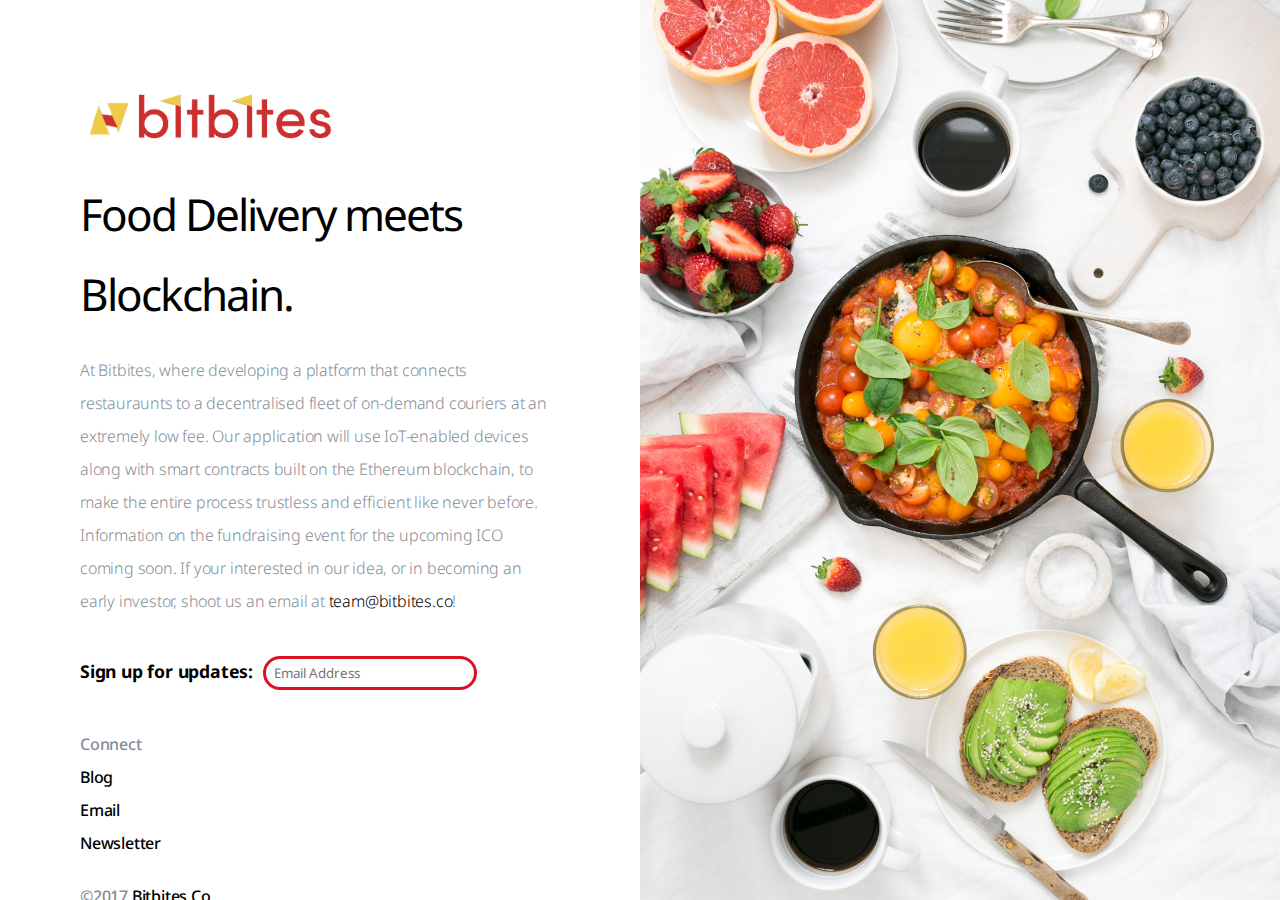
<file: index.html>
<!DOCTYPE html>
<html lang="en-US">

<head>

	<meta charset="UTF-8" />
	<meta http-equiv="X-UA-Compatible" content="IE=edge" />
	
	<!-- SEO -->
	<title>Bitbites | Decentralized Food Delivery</title>
	<meta name="description" content="Split is a centrally-divided layout for a professional online presence with a big image or video left with alongside content." />
	<meta name="robots" content="index, follow" />
	<meta name="referrer" content="always" />

	<!-- Social & Open Graph -->
	<meta property="og:title" content="Split - HTML Template Demo" />
	<meta property="og:description" content="Split is a centrally-divided layout for a professional online presence with a big image or video left with alongside content." />
	<meta property="og:image" content="https://demo.onepagelove.com/fullsingle-html/split/images/social.jpg"> <!-- include your hosted image full URL -->
	<meta property="og:url" content="https://demo.onepagelove.com/fullsingle-html/split/" />
	<meta name="twitter:title" content="Split - HTML Template Demo" >
	<meta name="twitter:description" content="Split is a centrally-divided layout for a professional online presence with a big image or video left with alongside content." />
	<meta name="twitter:image" content="https://demo.onepagelove.com/fullsingle-html/split/images/social.jpg" /> <!-- include your hosted image full URL -->
	<meta name="twitter:card" content="summary_large_image" />
	<meta name="twitter:site" content="@onepagelove" />
	<meta name="twitter:creator" content="@robhope" />

	<!-- Favicon -->
	<link rel="icon" type="image/png" href="images/favicon.png" sizes="32x32">

	<!-- Styles -->
	<link rel='stylesheet' href='assets/css/split.css' type='text/css' media='screen' />
	<meta name="viewport" content="width=device-width,initial-scale=1" />



</head>

<body id="fullsingle" class="page-template-page-fullsingle-split">


<div class="fs-split">

    <div class="split-content">

    <div class="split-content-vertically-center">
    
      <span class="split-intro">

        <img src="images/bitbites_logo.png" style= "width:258px;height:78px;" alt="Bitbites">
      </span>

      <span class="tagline">Food Delivery meets Blockchain.</span>

      <span class="split-bio">
        
        <p style="padding-bottom: 15px">At Bitbites, where developing a platform that connects restauraunts to a decentralised fleet of on-demand couriers at an extremely low fee. Our application will use IoT-enabled devices along with smart contracts built on the Ethereum blockchain, to make the entire process trustless and efficient like never before. Information on the fundraising event for the upcoming ICO coming soon. If your interested in our idea, or in becoming an early investor, shoot us an email at <a style="display: inline-block;" id="email">team@bitbites.co</a>! </p>
<span id="mc_embed_signup">
        <form class="sendpress-signup" method="POST" id="sendpress_signup" action="https://bitbites.us17.list-manage.com/subscribe/post?u=701d8df201500309613ecea56&amp;id=7e43681ee3" style=" margin-bottom: 25px; margin-top: 20px;" name="mc-embedded-subscribe-form" class="validate" target="_blank">
    <span id="mc_embed_signup_scroll">
        <span class="mc-field-group">
            <label for="mce-EMAIL">Sign up for updates: </label>
            <input type="email"  id="mce-EMAIL" placeholder=" Email Address" value="" name="EMAIL" class="required email" required/></span><span id="mce-responses" class="clear"><span class="response" id="mce-error-response" style="display:none"></span><span class="response" id="mce-success-response" style="display:none"></span></span><span style="position: absolute; left: -5000px;" aria-hidden="true"><input type="text" name="b_701d8df201500309613ecea56_7e43681ee3" tabindex="-1" value=""></span><span class="clear"><input type="submit" value="Subscribe" name="subscribe" id="mc-embedded-subscribe" class="button" style="background-image: url("assets/images/arrow.png");"></span>
    </span>
      </form>
</span>
<!--End mc_embed_signup-->

      </span>



      <div class="split-lists">
        
        <div class="split-list">

          <h3>Connect</h3>

          <ul>
            <li><a href="www.medium.com">Blog</a></li>
            <li><a href="email:team@bitbites.co">Email</a></li>
            <li><a href="#">Newsletter</a></li>
          </ul>

        </div>


        
      </div>

      <div class="split-credit">

        <p style="padding-top: 20px">&copy;2017 <a href="#">Bitbites Co.</a></p>

        <!-- 
        To edit this credit you can remove the CC3.0 license for only $5 here: https://onepagelove.com/split 
        this really helps contribute towards us developing more templates and means the world to me!
        Cheers, Rob (@robhope)
        -->

      </div>    

    </div>

  </div>
  <div class="split-image">

	<!-- Image Side -->


	</div>
	<!-- Content Side -->


</div>

</body>
</html>
</file>
<file: assets/css/split.css>
/*
Template Name: Split
Author: One Page Love
Author URI: https://onepagelove.com
Template URI: https://onepagelove.com/split
Description: Split is a centrally-divided layout for a professional online presence with a big image or video left with alongside content.
*/
/* -- CSS Reset -- */

@import url('https://fonts.googleapis.com/css?family=Noto+Sans');

.sendpress-signup label {
    text-align: left;
    margin-right: 5px;
    margin-top: 9px;
    color:#000000;
    font-size: 1.1rem;
    font-weight: bold;
    z-index: 2;
    display: inline;
}
.mc-field-group {
  color: #dd1021;
  font-weight:bold
  display: inline;
}

.sendpress-signup-form p {
  text-align: center;
    color:#dd1021;
    font-size: 1.1rem;
    font-weight: bold;
    z-index: 2;
    display: inline;
}
input[type="email"] {
  font-family: 'Noto Sans', sans-serif;
      color: black; 
      border-radius: 50px;
    border: 3px solid #dd1021;
      padding: 5px;
      z-index: 2;
      display: inline;
}

#mc-embedded-subscribe {
  background-repeat: no-repeat;
  color: transparent;
  display: inline;
    background-image: url("../../images/arrow.png");
    -webkit-background-image: url("../../images/arrow.png");
    -o-background-image: url("../../images/arrow.png");
    -moz-background-image: url("../../images/arrow.png");
    background-size: 68px 39px;
    -o-background-size: 68px 39px;
    -moz-background-size: 68px 39px;
    -webkit-background-size: 68px 39px;
    background-color: #FFFFFF;
    border: none;
    height: 40px;  
    width: 70px;
    margin-left: 0px;
    margin-bottom: 10px;
    z-index: -1;
}
#mc-embedded-subscribe:hover{
opacity: 0.8;  
transition-duration: 0.1s;
}

html, body, div, span, applet, object, iframe,
h1, h2, h3, h4, h5, h6, p, blockquote, pre,
a, abbr, acronym, address, big, cite, code,
del, dfn, em, ins, kbd, q, s, samp,
small, strike, strong, sub, sup, tt, var,
b, u, i, center,
dl, dt, dd, ol, ul, li,
fieldset, form, label, legend,
table, caption, tbody, tfoot, thead, tr, th, td,
article, aside, canvas, details, embed,
figure, figcaption, footer, header, hgroup,
menu, nav, output, ruby, section, summary,
time, mark, audio, video {
  margin: 0;
  padding: 0;
  border: 0;
  font-size: 100%;
  font: inherit;
  vertical-align: baseline; }

article, aside, details, figcaption, figure,
footer, header, hgroup, menu, nav, section {
  display: block; }

body {
  font-family: 'Noto Sans', sans-serif;
  line-height: 1; }

ol, ul {
  list-style: none; }

blockquote, q {
  quotes: none; }

blockquote:before, blockquote:after,
q:before, q:after {
  content: '';
  content: none; }

table {
  border-collapse: collapse;
  border-spacing: 0; }

* {
  -webkit-font-smoothing: antialiased;
  -moz-osx-font-smoothing: grayscale;
  text-rendering: optimizeLegibility;
  -moz-font-feature-settings: "liga" on;
  margin: 0; }

img.alignright {
  float: right; }

img.alignleft {
  float: left; }

img.aligncenter {
  clear: both;
  display: block;
  margin-right: auto;
  margin-left: auto; }

body {
  background-color: #FFFFFF;
  border-style: none; }

body,
p,
a,
a:hover {
  color: #000000; }

a,
a:hover {
  text-decoration: none;
  border: none;
  border-style: none;
  box-shadow: none; }

/* -- Content -- */
@-webkit-keyframes fadein {
  from {
    opacity: 0; }
  to {
    opacity: 1; } }
@keyframes fadein {
  from {
    opacity: 0; }
  to {
    opacity: 1; } }

html {
  background-color: #FFFFFF; }

body.page-template-page-fullsingle-split {
  background-color: #FFFFFF;
font-family: 'Noto Sans', sans-serif;
font-style: normal;
font-weight: 500;
  line-height: 33px;
  letter-spacing: -0.2px;
  color: #848d96;
  -webkit-animation: fadein 2s;
          animation: fadein 2s; }
  body.page-template-page-fullsingle-split p {
    color: #848d96; }

.fs-split {
  width: 100vw;
  height: 100vh;
  display: -webkit-box;
  display: -ms-flexbox;
  display: flex; }
  @media (max-width: 800px) {
    .fs-split {
      height: auto;
      -ms-flex-wrap: wrap;
          flex-wrap: wrap; } }
  .fs-split .split-image {
    width: 50%;
    height: 100vh;
    background-image: url("../../images/background.jpg");
    background-position: center center;
    background-size: cover; }
    @media (max-width: 800px) {
      .fs-split .split-image {
        height: 80vh;
        width: 100%; } }
  .fs-split .split-content {
    width: 50%;
    min-height: 100vh;
    display: -webkit-box;
    display: -ms-flexbox;
    display: flex;
    -webkit-box-align: center;
        -ms-flex-align: center;
            align-items: center;
    -webkit-box-pack: center;
        -ms-flex-pack: center;
            justify-content: center;
    overflow: auto; }
    @media (max-width: 800px) {
      .fs-split .split-content {
        width: 100%;
        height: auto; } }
    .fs-split .split-content .split-content-vertically-center {
      padding: 80px;
      max-width: 640px;
      margin-top: auto;
      margin-bottom: auto; }
      @media (max-width: 1200px) {
        .fs-split .split-content .split-content-vertically-center {
          padding: 60px; } }
      @media (max-width: 800px) {
        .fs-split .split-content .split-content-vertically-center {
          padding: 40px; } }

.split-intro {
  font-weight: 600;
  font-size: 64px;
  line-height: 80px;
  letter-spacing: -2px; }
  .split-intro h1 {
    font-weight: 400;
    text-transform: uppercase;
    font-size: 16px;
    line-height: 16px;
    margin-bottom: 40px;
    letter-spacing: 0.4px;
    color: #47bec7; }
  .tagline {
    display: inline-block;
     font-weight: 400;

  font-size: 44px;
  line-height: 80px;
  letter-spacing: -2px; 
    padding-bottom: 20px;
    color: black; }

.split-bio {
padding: 40px 0 40px 0;
font-family: 'Noto Sans', sans-serif;
font-style: normal;
font-weight: 300;font-style: normal;
font-weight: 300;  @media (max-width: 1200px) {
    .split-bio {
      padding: 30px 0; } }
  @media (max-width: 800px) {
    .split-bio {
      padding: 20px 0; } }
  .split-bio p {
    color: #848d96; }
  .split-bio a {
    color: #848d96;
    transition-duration: 0.5s;
    border-bottom: 1px dotted #848d96; }
    .split-bio a:hover {
      color: #CA486d;
      transition-duration: 0.1s;
      border-bottom: 1px dotted #CA486d; }

.split-lists .split-list {
  width: 30%;
  display: inline-block;
  margin-bottom: 40px; }
  @media (max-width: 500px) {
    .split-lists .split-list {
      width: 90%; } }
  .split-lists .split-list h3 {
    font-weight: 400;
    text-transform: uppercase;
    font-size: 11px;
    line-height: 11px;
    margin-bottom: 31px;
    color: #848d96;
    letter-spacing: 2px;
    opacity: 0.5; }
  .split-lists .split-list ul li {
    font-size: 16px;
    line-height: 16px;
    margin-bottom: 12px; }
    .split-lists .split-list ul li a {
      color: #848d96;
      transition-duration: 0.5s; }
      .split-lists .split-list ul li a:hover {
        color: #CA486d;
        transition-duration: 0.1s; }

.split-credit {
  opacity: 0.4; }
  .split-credit p {
    font-size: 12px;
    line-height: 14px; }
    .split-credit p a {
      color: #848d96; }

.split-video {
  overflow: hidden;
  position: relative; }

.video-wrap {
  position: absolute;
  top: 50%;
  left: 50%;
  -webkit-transform: translate(-50%, -50%);
          transform: translate(-50%, -50%); }

.video-container {
  position: relative;
  overflow: hidden;
  height: 56.25vw;
  width: 100vw; }
  @media (max-aspect-ratio: 16 / 9) {
    .video-container {
      height: 100vh;
      width: 177.7777777778vh; } }

.video-container iframe,
.video-container object,
.video-container embed {
  position: absolute;
  top: 0;
  left: 0;
  width: 100%;
  height: 100%; }

video.video {
  -o-object-fit: cover;
     object-fit: cover;
  -o-object-position: 50% 50%;
     object-position: 50% 50%;
  width: 100%;
  height: 100%; }
</file>
